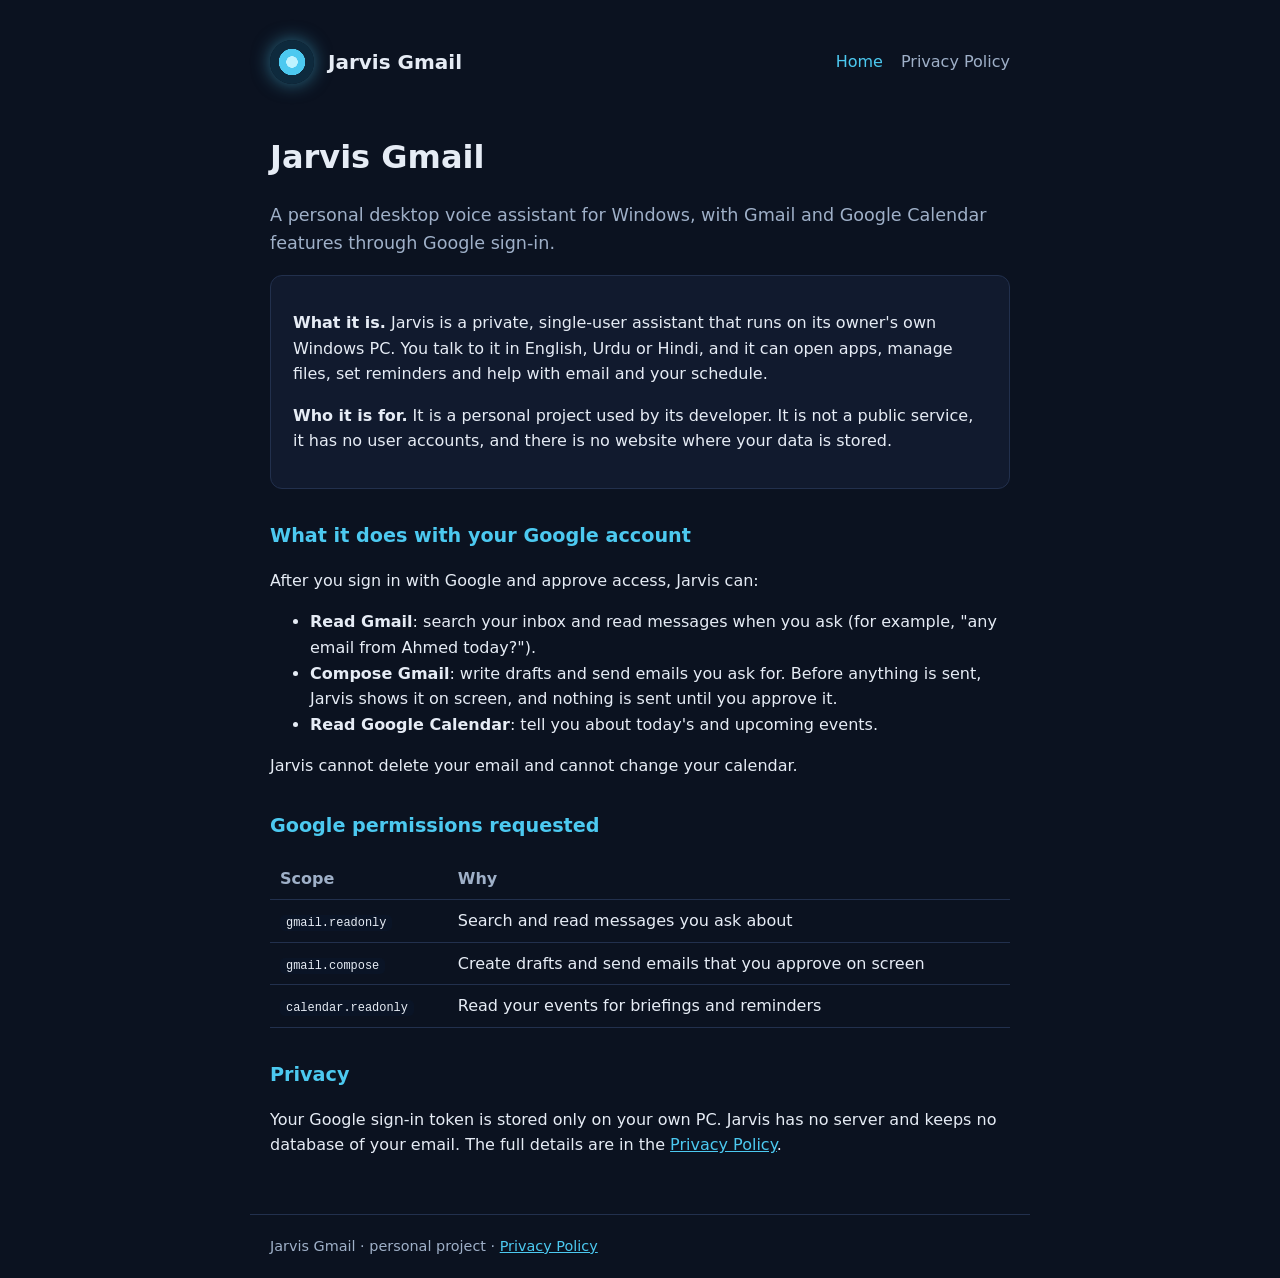
<file: index.html>
<!DOCTYPE html>
<html lang="en">
<head>
  <meta charset="utf-8">
  <meta name="viewport" content="width=device-width, initial-scale=1">
  <title>Jarvis Gmail — Personal Desktop Assistant</title>
  <meta name="description" content="Jarvis Gmail is a personal Windows desktop voice assistant that uses Google sign-in to read, draft and send Gmail and read Google Calendar for its owner.">
  <link rel="stylesheet" href="style.css">
</head>
<body>
  <header>
    <div class="logo" aria-hidden="true"></div>
    <a class="brand" href="./">Jarvis Gmail</a>
    <nav>
      <a href="./" aria-current="page">Home</a>
      <a href="privacy.html">Privacy Policy</a>
    </nav>
  </header>

  <main>
    <h1>Jarvis Gmail</h1>
    <p class="lead">A personal desktop voice assistant for Windows, with Gmail and Google Calendar features through Google sign-in.</p>

    <div class="card">
      <p><strong>What it is.</strong> Jarvis is a private, single-user assistant that runs on its owner's own Windows PC. You talk to it in English, Urdu or Hindi, and it can open apps, manage files, set reminders and help with email and your schedule.</p>
      <p><strong>Who it is for.</strong> It is a personal project used by its developer. It is not a public service, it has no user accounts, and there is no website where your data is stored.</p>
    </div>

    <h2>What it does with your Google account</h2>
    <p>After you sign in with Google and approve access, Jarvis can:</p>
    <ul>
      <li><strong>Read Gmail</strong>: search your inbox and read messages when you ask (for example, "any email from Ahmed today?").</li>
      <li><strong>Compose Gmail</strong>: write drafts and send emails you ask for. Before anything is sent, Jarvis shows it on screen, and nothing is sent until you approve it.</li>
      <li><strong>Read Google Calendar</strong>: tell you about today's and upcoming events.</li>
    </ul>
    <p>Jarvis cannot delete your email and cannot change your calendar.</p>

    <h2>Google permissions requested</h2>
    <table>
      <tr><th>Scope</th><th>Why</th></tr>
      <tr><td><code>gmail.readonly</code></td><td>Search and read messages you ask about</td></tr>
      <tr><td><code>gmail.compose</code></td><td>Create drafts and send emails that you approve on screen</td></tr>
      <tr><td><code>calendar.readonly</code></td><td>Read your events for briefings and reminders</td></tr>
    </table>

    <h2>Privacy</h2>
    <p>Your Google sign-in token is stored only on your own PC. Jarvis has no server and keeps no database of your email. The full details are in the <a href="privacy.html">Privacy Policy</a>.</p>
  </main>

  <footer>
    Jarvis Gmail · personal project · <a href="privacy.html">Privacy Policy</a>
  </footer>
</body>
</html>
</file>
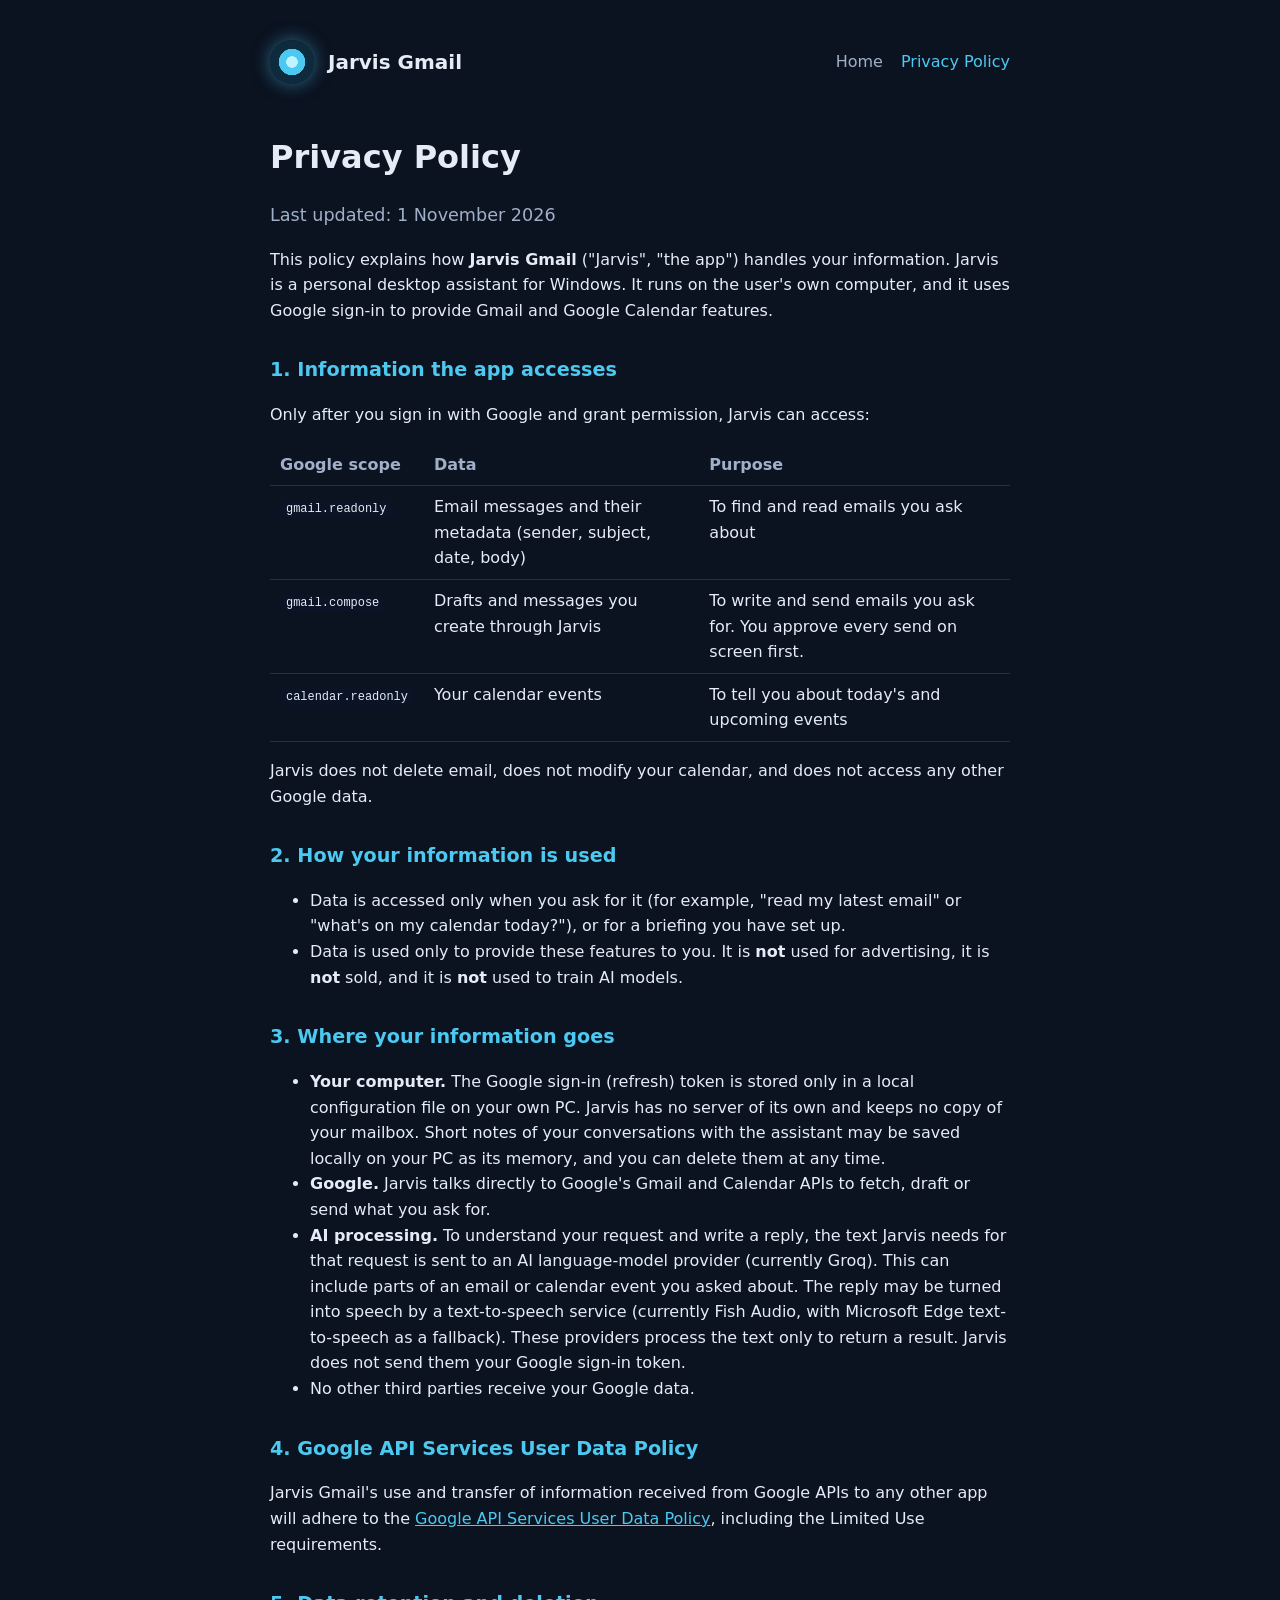
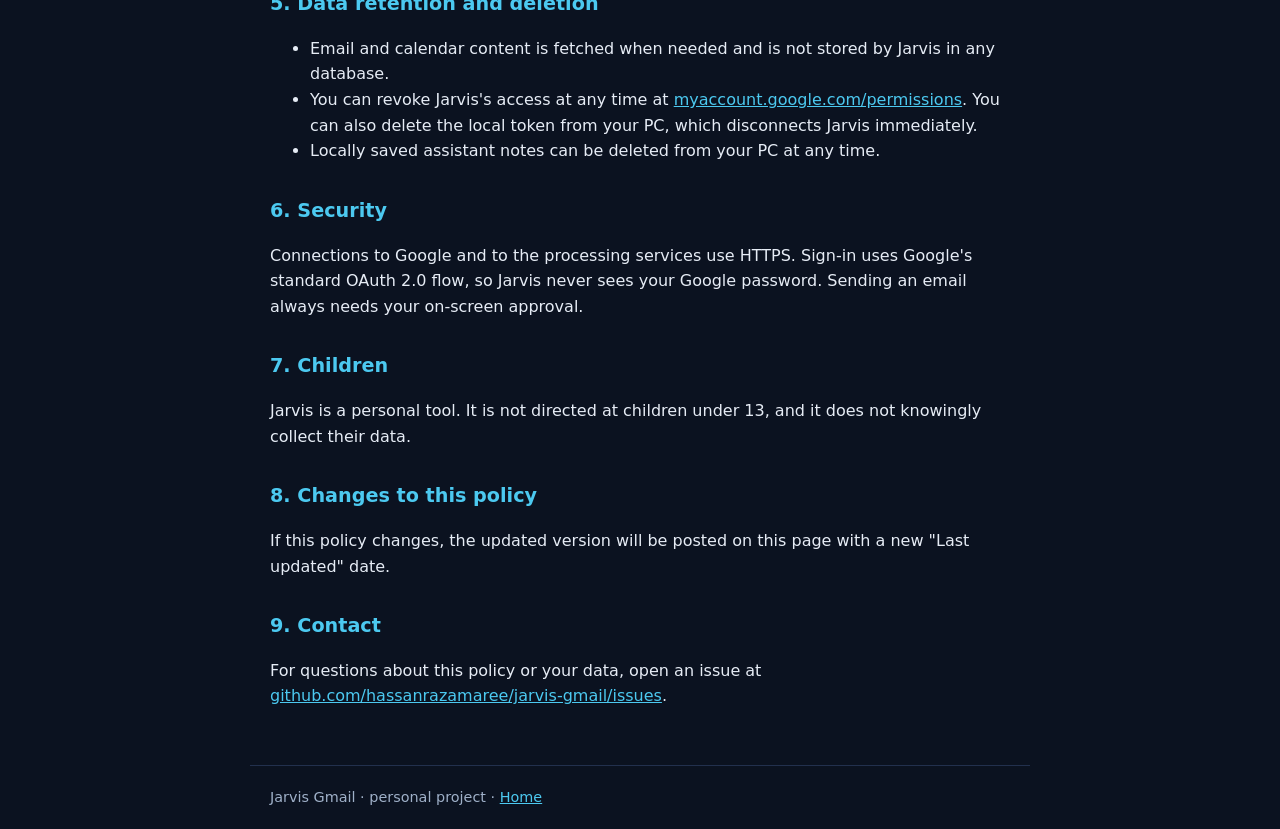
<file: privacy.html>
<!DOCTYPE html>
<html lang="en">
<head>
  <meta charset="utf-8">
  <meta name="viewport" content="width=device-width, initial-scale=1">
  <title>Privacy Policy — Jarvis Gmail</title>
  <meta name="description" content="Privacy Policy for Jarvis Gmail, a personal desktop assistant that uses Google sign-in for Gmail and Google Calendar.">
  <link rel="stylesheet" href="style.css">
</head>
<body>
  <header>
    <div class="logo" aria-hidden="true"></div>
    <a class="brand" href="./">Jarvis Gmail</a>
    <nav>
      <a href="./">Home</a>
      <a href="privacy.html" aria-current="page">Privacy Policy</a>
    </nav>
  </header>

  <main>
    <h1>Privacy Policy</h1>
    <p class="lead">Last updated: 1 November 2026</p>

    <p>This policy explains how <strong>Jarvis Gmail</strong> ("Jarvis", "the app") handles your information. Jarvis is a personal desktop assistant for Windows. It runs on the user's own computer, and it uses Google sign-in to provide Gmail and Google Calendar features.</p>

    <h2>1. Information the app accesses</h2>
    <p>Only after you sign in with Google and grant permission, Jarvis can access:</p>
    <table>
      <tr><th>Google scope</th><th>Data</th><th>Purpose</th></tr>
      <tr><td><code>gmail.readonly</code></td><td>Email messages and their metadata (sender, subject, date, body)</td><td>To find and read emails you ask about</td></tr>
      <tr><td><code>gmail.compose</code></td><td>Drafts and messages you create through Jarvis</td><td>To write and send emails you ask for. You approve every send on screen first.</td></tr>
      <tr><td><code>calendar.readonly</code></td><td>Your calendar events</td><td>To tell you about today's and upcoming events</td></tr>
    </table>
    <p>Jarvis does not delete email, does not modify your calendar, and does not access any other Google data.</p>

    <h2>2. How your information is used</h2>
    <ul>
      <li>Data is accessed only when you ask for it (for example, "read my latest email" or "what's on my calendar today?"), or for a briefing you have set up.</li>
      <li>Data is used only to provide these features to you. It is <strong>not</strong> used for advertising, it is <strong>not</strong> sold, and it is <strong>not</strong> used to train AI models.</li>
    </ul>

    <h2>3. Where your information goes</h2>
    <ul>
      <li><strong>Your computer.</strong> The Google sign-in (refresh) token is stored only in a local configuration file on your own PC. Jarvis has no server of its own and keeps no copy of your mailbox. Short notes of your conversations with the assistant may be saved locally on your PC as its memory, and you can delete them at any time.</li>
      <li><strong>Google.</strong> Jarvis talks directly to Google's Gmail and Calendar APIs to fetch, draft or send what you ask for.</li>
      <li><strong>AI processing.</strong> To understand your request and write a reply, the text Jarvis needs for that request is sent to an AI language-model provider (currently Groq). This can include parts of an email or calendar event you asked about. The reply may be turned into speech by a text-to-speech service (currently Fish Audio, with Microsoft Edge text-to-speech as a fallback). These providers process the text only to return a result. Jarvis does not send them your Google sign-in token.</li>
      <li>No other third parties receive your Google data.</li>
    </ul>

    <h2>4. Google API Services User Data Policy</h2>
    <p>Jarvis Gmail's use and transfer of information received from Google APIs to any other app will adhere to the <a href="https://developers.google.com/terms/api-services-user-data-policy" target="_blank" rel="noopener">Google API Services User Data Policy</a>, including the Limited Use requirements.</p>

    <h2>5. Data retention and deletion</h2>
    <ul>
      <li>Email and calendar content is fetched when needed and is not stored by Jarvis in any database.</li>
      <li>You can revoke Jarvis's access at any time at <a href="https://myaccount.google.com/permissions" target="_blank" rel="noopener">myaccount.google.com/permissions</a>. You can also delete the local token from your PC, which disconnects Jarvis immediately.</li>
      <li>Locally saved assistant notes can be deleted from your PC at any time.</li>
    </ul>

    <h2>6. Security</h2>
    <p>Connections to Google and to the processing services use HTTPS. Sign-in uses Google's standard OAuth 2.0 flow, so Jarvis never sees your Google password. Sending an email always needs your on-screen approval.</p>

    <h2>7. Children</h2>
    <p>Jarvis is a personal tool. It is not directed at children under 13, and it does not knowingly collect their data.</p>

    <h2>8. Changes to this policy</h2>
    <p>If this policy changes, the updated version will be posted on this page with a new "Last updated" date.</p>

    <h2>9. Contact</h2>
    <p>For questions about this policy or your data, open an issue at <a href="https://github.com/hassanrazamaree/jarvis-gmail/issues" target="_blank" rel="noopener">github.com/hassanrazamaree/jarvis-gmail/issues</a>.</p>
  </main>

  <footer>
    Jarvis Gmail · personal project · <a href="./">Home</a>
  </footer>
</body>
</html>
</file>
<file: style.css>
:root {
  --bg: #0b1220;
  --panel: #111a2e;
  --text: #e6ecf5;
  --muted: #9fb0c8;
  --accent: #4cc9f0;
  --line: #22304d;
}
* { box-sizing: border-box; }
body {
  margin: 0;
  font-family: system-ui, -apple-system, "Segoe UI", Roboto, sans-serif;
  background: var(--bg);
  color: var(--text);
  line-height: 1.6;
}
header, main, footer { max-width: 780px; margin: 0 auto; padding: 0 20px; }
header { padding-top: 40px; display: flex; align-items: center; gap: 14px; }
.logo {
  width: 44px; height: 44px; border-radius: 50%;
  background: radial-gradient(circle, #bff3ff 0 18%, var(--accent) 19% 42%, #0e2a3d 43% 100%);
  box-shadow: 0 0 18px rgba(76, 201, 240, 0.5);
}
header a.brand { color: var(--text); text-decoration: none; font-weight: 700; font-size: 1.25rem; }
nav { margin-left: auto; display: flex; gap: 18px; }
nav a { color: var(--muted); text-decoration: none; }
nav a:hover, nav a[aria-current="page"] { color: var(--accent); }
main { padding-top: 24px; padding-bottom: 40px; }
h1 { font-size: 2rem; margin: 24px 0 8px; }
h2 { font-size: 1.2rem; margin-top: 32px; color: var(--accent); }
p.lead { color: var(--muted); font-size: 1.1rem; }
a { color: var(--accent); }
.card {
  background: var(--panel); border: 1px solid var(--line);
  border-radius: 12px; padding: 18px 22px; margin: 18px 0;
}
code { background: #0a1426; padding: 1px 6px; border-radius: 5px; font-size: 0.92em; }
table { width: 100%; border-collapse: collapse; margin: 12px 0; }
th, td { text-align: left; padding: 8px 10px; border-bottom: 1px solid var(--line); vertical-align: top; }
th { color: var(--muted); font-weight: 600; }
footer { border-top: 1px solid var(--line); padding: 20px; color: var(--muted); font-size: 0.9rem; }
</file>
